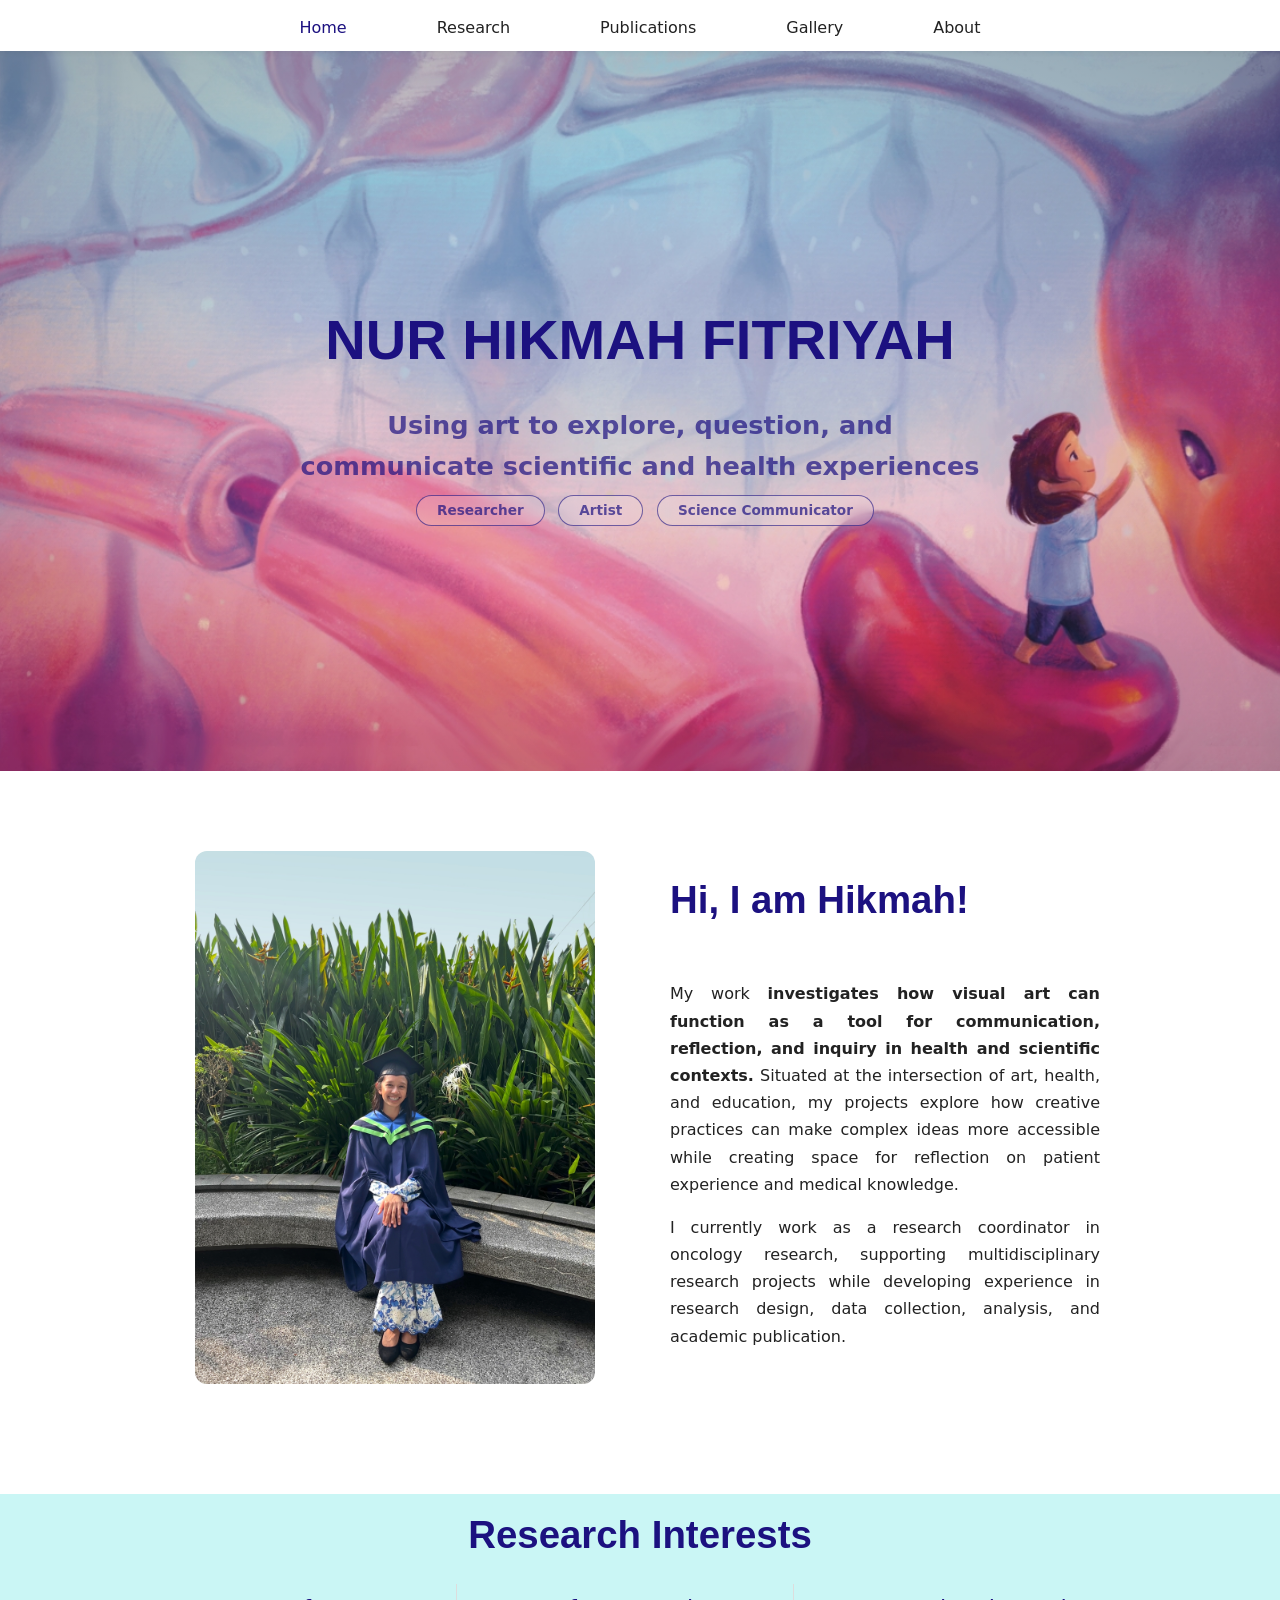
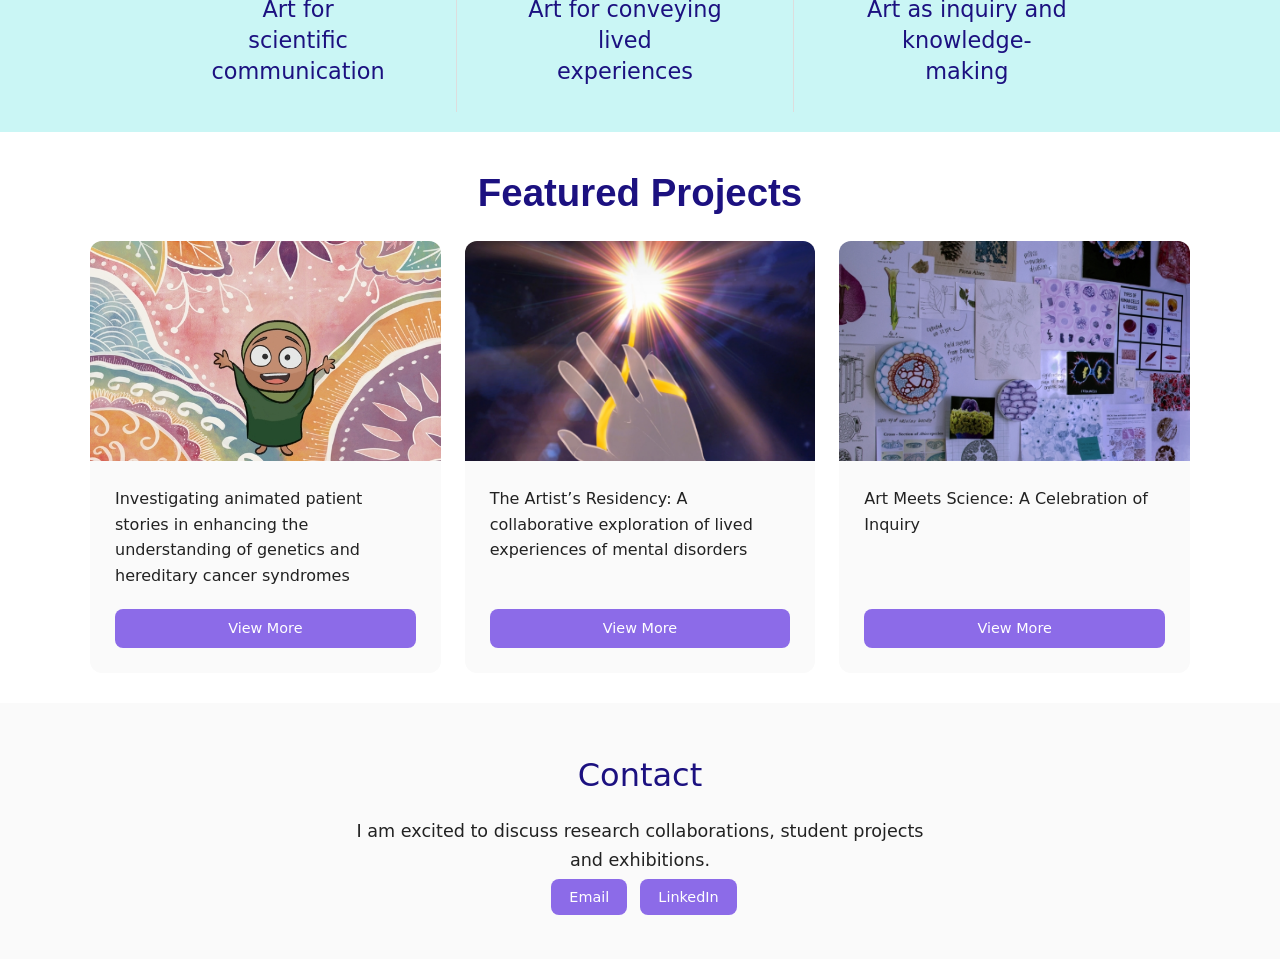
<file: index.html>
<!DOCTYPE html>
<html lang="en">
<head>
    <meta charset="UTF-8">
    <meta name="viewport" content="width=device-width, initial-scale=1.0">
    <title>Hikmah Fitriyah</title>
    <link rel="stylesheet" href="css/style.css">
</head>

<body>
    <nav class="navbar">
        <ul>
            <li><a href="index.html" class="active">Home</a></li>
            <li><a href="research.html">Research</a></li>
            <li><a href="publications.html">Publications</a></li>
            <li><a href="gallery.html">Gallery</a></li>
            <li><a href="about.html">About</a></li>
        </ul>
    </nav>
    <section class="hero">
        <h1 class="hero-name">Nur Hikmah Fitriyah</h1>
        <div class="container">
            <div class="hero-contents">
            <h5 class="subtitles">
                Using art to explore, question, and communicate scientific and health experiences
            </h5>
            <h6 class="tags">
                <span>Researcher</span>
                <span>Artist</span>
                <span>Science Communicator</span>
            </h6>
            </div>
        </div>
    </section>
    
    <section class="introduction">
        <div class="container">
            <img src="Grad profile pic.jpg">
            <div class="introduction-contents">
                <h2>Hi, I am Hikmah!</h2>
            <p>
               My work <strong>investigates how visual art can function as a tool for communication, reflection, and inquiry in health and scientific contexts.</strong> Situated at the intersection of art, health, and education, my projects explore how creative practices can make complex ideas more accessible while creating space for reflection on patient experience and medical knowledge. 
            </p>
            
            <p>
                I currently work as a research coordinator in oncology research, supporting multidisciplinary research projects while developing experience in research design, data collection, analysis, and academic publication.
            </p>
            </div>
        </div>
    </section>

    <section class="research-interests">
        <div class="container">
            <div class="research-interests-contents">
                <h2>Research Interests</h2>
                <ul>
                    <li><h3>Art for scientific communication</h3></li>
                    <li><h3>Art for conveying lived experiences</h3></li>
                    <li><h3>Art as inquiry and knowledge-making</h3></li>
                </ul>
            </div>
        </div>
    </section>

    <section class="featured-projects">
        <div class="container">
                <h2>Featured Projects</h2>
                <div class="projects-grid">
                        <div class="project-item">
                            <div class="project-image">
                                <img src="230321_-_URECA_1.jpg" >
                            </div>
                            <div class="project-content">
                                <p>
                                    Investigating animated patient stories in enhancing the understanding of genetics and hereditary cancer syndromes
                                </p>
                                <div class="spacer"></div>
                                <a href="scientific-communication.html" class="project-btn">View More</a>
                            </div>
                        </div>
                        <div class="project-item">
                            <div class="project-image">
                                <img src="MHE-hand.jpg">
                            </div>
                            <div class="project-content">
                                <p>
                                    The Artist’s Residency: A collaborative exploration of lived experiences of mental disorders    
                                </p>
                                <div class="spacer"></div>
                                <a href="lived-experiences.html" class="project-btn">View More</a>
                            </div>
                        </div>
                        <div class="project-item">
                            <div class="project-image">
                                <img src="coursework closeup.jpg">
                            </div>
                            <div class="project-content">
                                <p>
                                    Art Meets Science: A Celebration of Inquiry
                                </p>
                                <div class="spacer"></div>
                                <a href="inquiry.html" class="project-btn">View More</a>
                            </div>
                        </div>
                </div>    
                </div>
        </div>
    </section>
    
    <section class="contacts-home">
        <div class="container">
            <div class="contacts-home-contents">
                <h3>
                    Contact
                </h3>
                <p>
                    I am excited to discuss research collaborations, student projects and exhibitions.
                </p>
                <a href="mailto:hikmah001@e.ntu.edu.sg" class="contacts-button">Email</a>
                <a href="https://www.linkedin.com/in/hikmah-fitriyah-08b270274/" class="contacts-button">LinkedIn</a>
            </div>
        </div>
    </section>
</body>
</html>
</file>
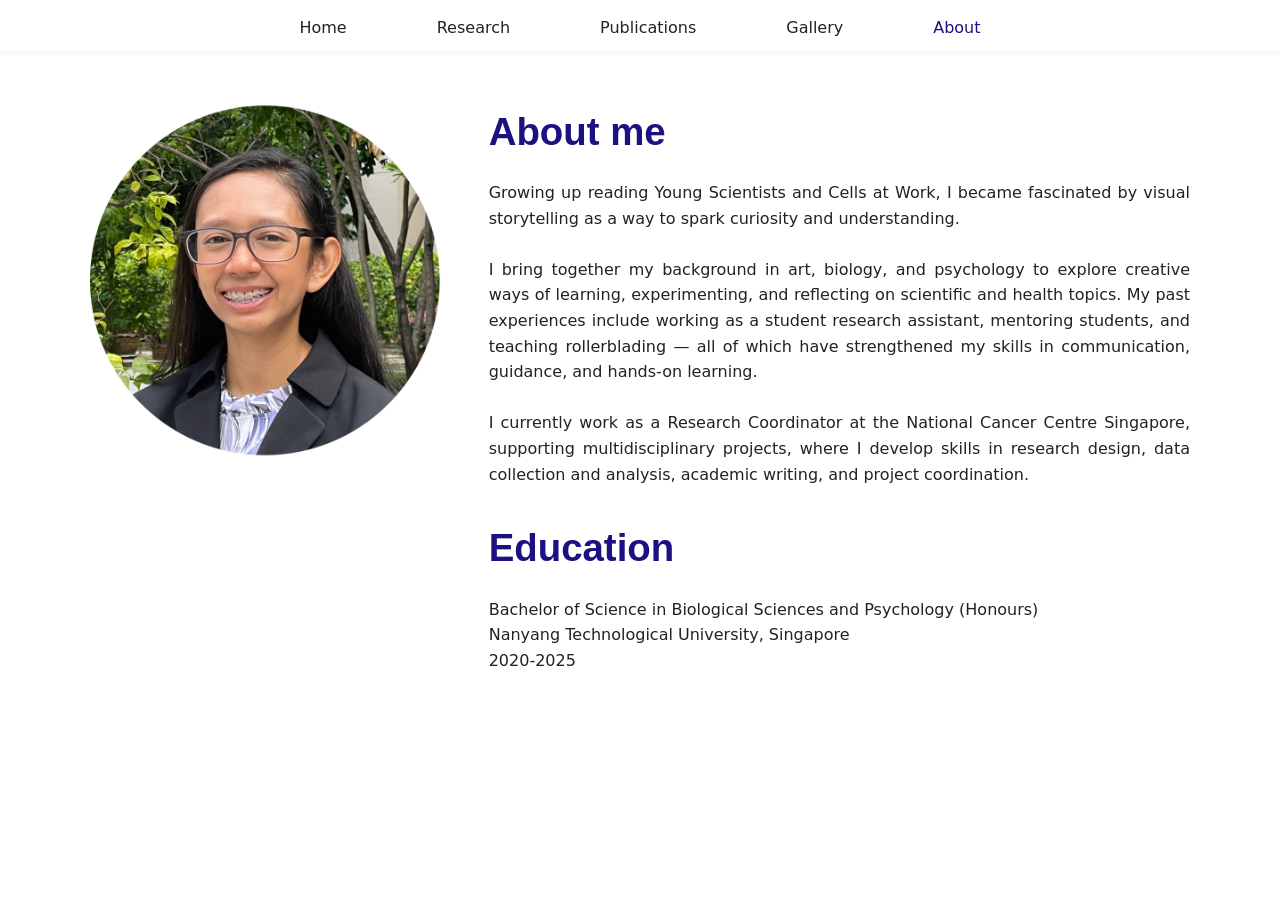
<file: about.html>
<!DOCTYPE html>
<html lang="en">
    <head>
        <meta charset="UTF-8">
        <meta name="viewport" content="width=device-width, initial-scale=1.0">
        <title>About</title>
        <link rel="stylesheet" href="css/style.css">
    </head>

    <body>
        <nav class="navbar">
            <ul>
                <li><a href="index.html">Home</a></li>
                <li><a href="research.html">Research</a></li>
                <li><a href="publications.html">Publications</a></li>
                <li><a href="gallery.html">Gallery</a></li>
                <li><a href="about.html"  class="active">About</a></li>
            </ul>
        </nav>
        <section class="about-section">
            <div class="about-container">
                <div class="about-image">
                    <img src="profile_circle.png">
                </div>
                <div class="about-text">
                    <div class="about-me-text">
                        <h2>About me</h2>
                        <p>
                            Growing up reading Young Scientists and Cells at Work, I became fascinated by visual storytelling as a way to spark curiosity and understanding.
                        </p>
                        <br>
                        <p>
                            I bring together my background in art, biology, and psychology to explore creative ways of learning, experimenting, and reflecting on scientific and health topics. My past experiences include working as a student research assistant, mentoring students, and teaching rollerblading — all of which have strengthened my skills in communication, guidance, and hands-on learning.
                        </p>
                        <br>
                        <p>
                            I currently work as a Research Coordinator at the National Cancer Centre Singapore, supporting multidisciplinary projects, where I develop skills in research design, data collection and analysis, academic writing, and project coordination.
                        </p>
                    </div>
                    <div class="about-me-education">
                        <h2>Education</h2>
                        <p>
                            Bachelor of Science in Biological Sciences and Psychology (Honours)
                        </p>
                        <p>
                            Nanyang Technological University, Singapore
                        </p>
                        <p>
                            2020-2025
                        </p>
                    </div>
                </div>
            </div>
        </section>
    </body>
</html>
</file>
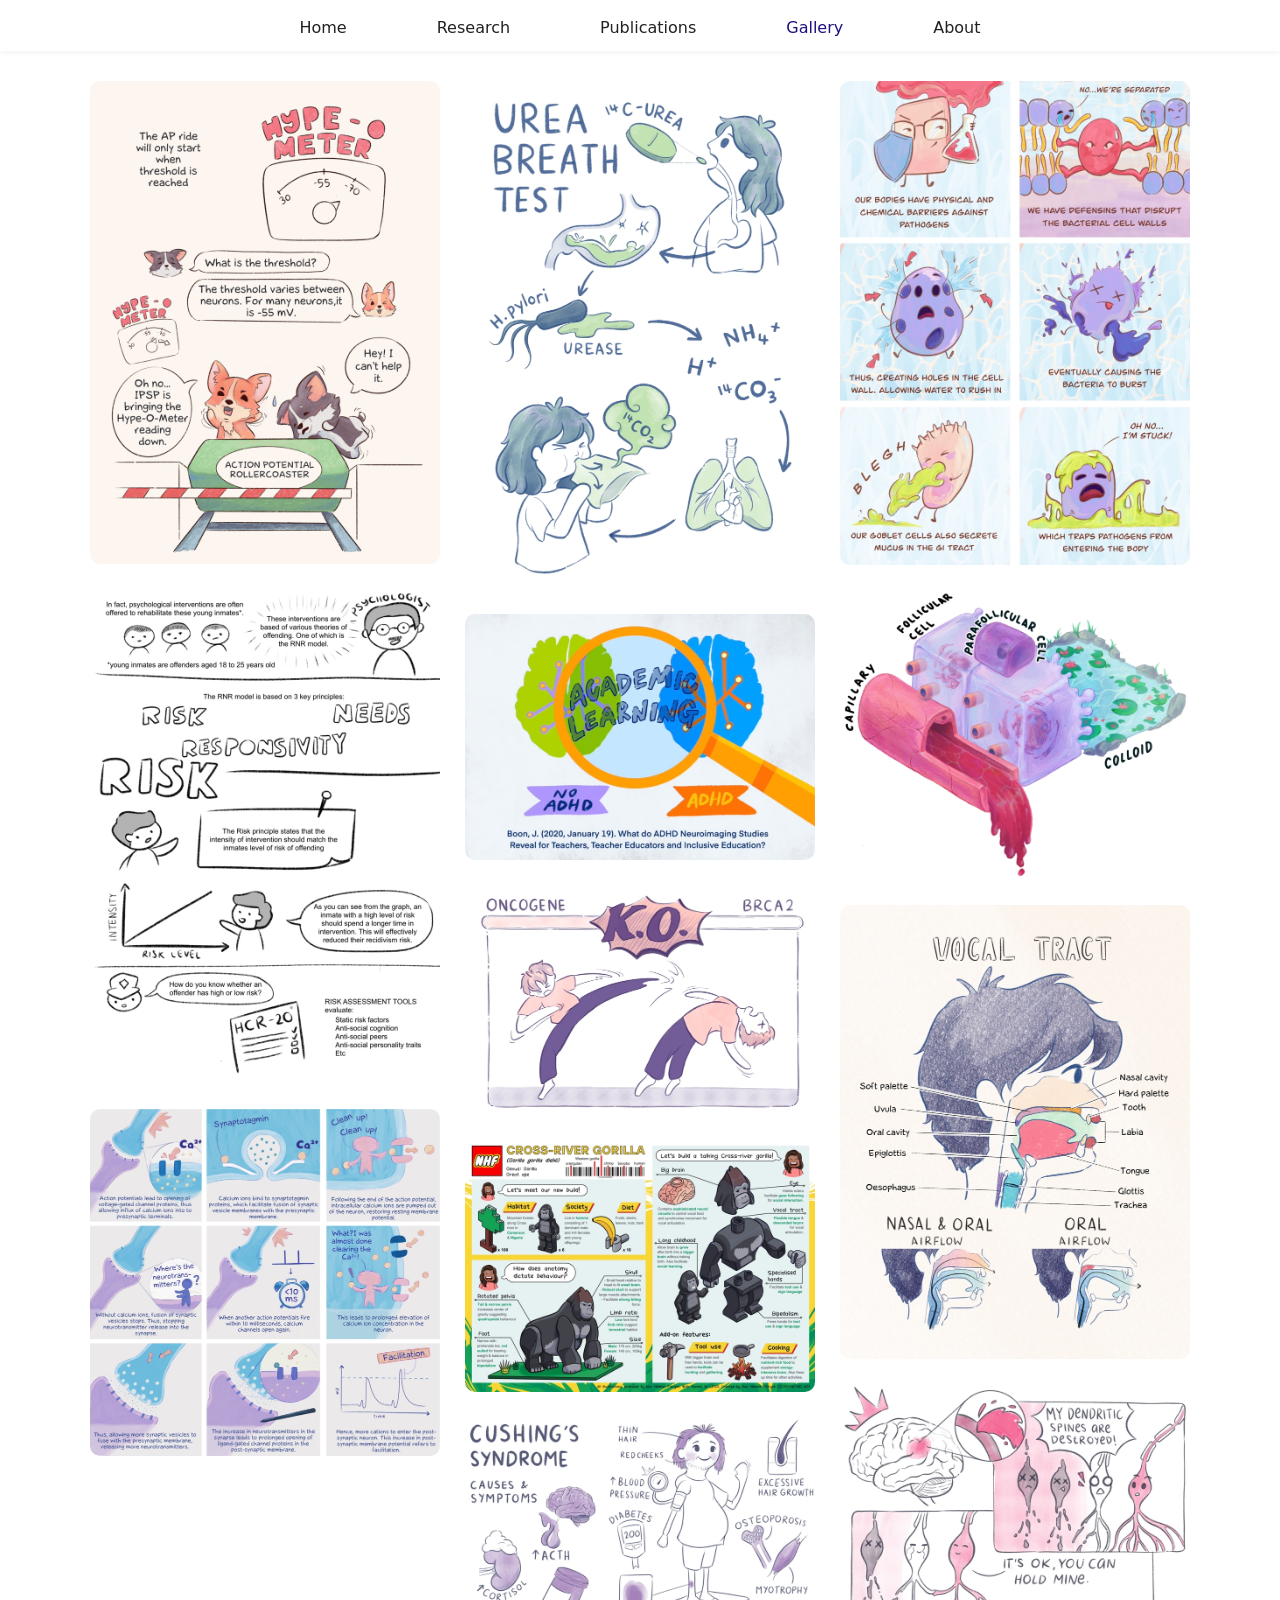
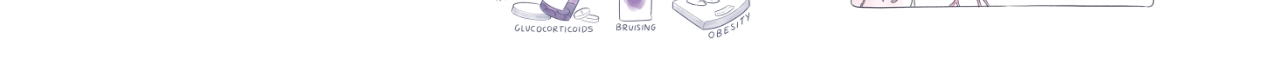
<file: gallery.html>
<html lang="en">
<head>
    <meta charset="UTF-8">
    <meta name="viewport" content="width=device-width, initial-scale=1.0">
    <title>Publications</title>
    <link rel="stylesheet" href="css/style-gallery.css">
</head>

<body>
    <nav>
        <ul>
            <li><a href="index.html">Home</a></li>
            <li><a href="research.html">Research</a></li>
            <li><a href="publications.html">Publications</a></li>
            <li><a href="gallery.html" class="active">Gallery</a></li>
            <li><a href="about.html">About</a></li>
        </ul>
    </nav>

    <section class="gallery">
        <div class="container">
            <div class="gallery-grid">
                <img src="220729_-_Corgi_Comics_-_Page_2.jpg">
                <img src="230310_-_HP4015_-_Page_2.jpg">
                <img src="230730-Neuro_Facilitation_Comic-Final.jpg">

                <img src="231013-Bioinktober_UBT-final.jpg">
                <img src="Screenshot 2024-11-19 at 4.55.10 PM.jpg">
                <img src="231018-Bioinktober_Oncogene-final.jpg">
                <img src="CROSS-RIVER_GORILLA_-_1_copy.jpg">
                <img src="231011-Bioinktober_Hypothyroidism-final.jpg">

                <img src="230730-Mucus_Comic_Final.jpg">
                <img src="230715-3D_Thyroid_Histology-Final.jpg">
                <img src="230831_-_Ape's_Vocal_Tract_-_Final_Book.jpg">
                <img src="231007-Bioinktober_Neuroplasticity-final.jpg">
                

            </div>
        </div>
    </section>
</body>
</file>
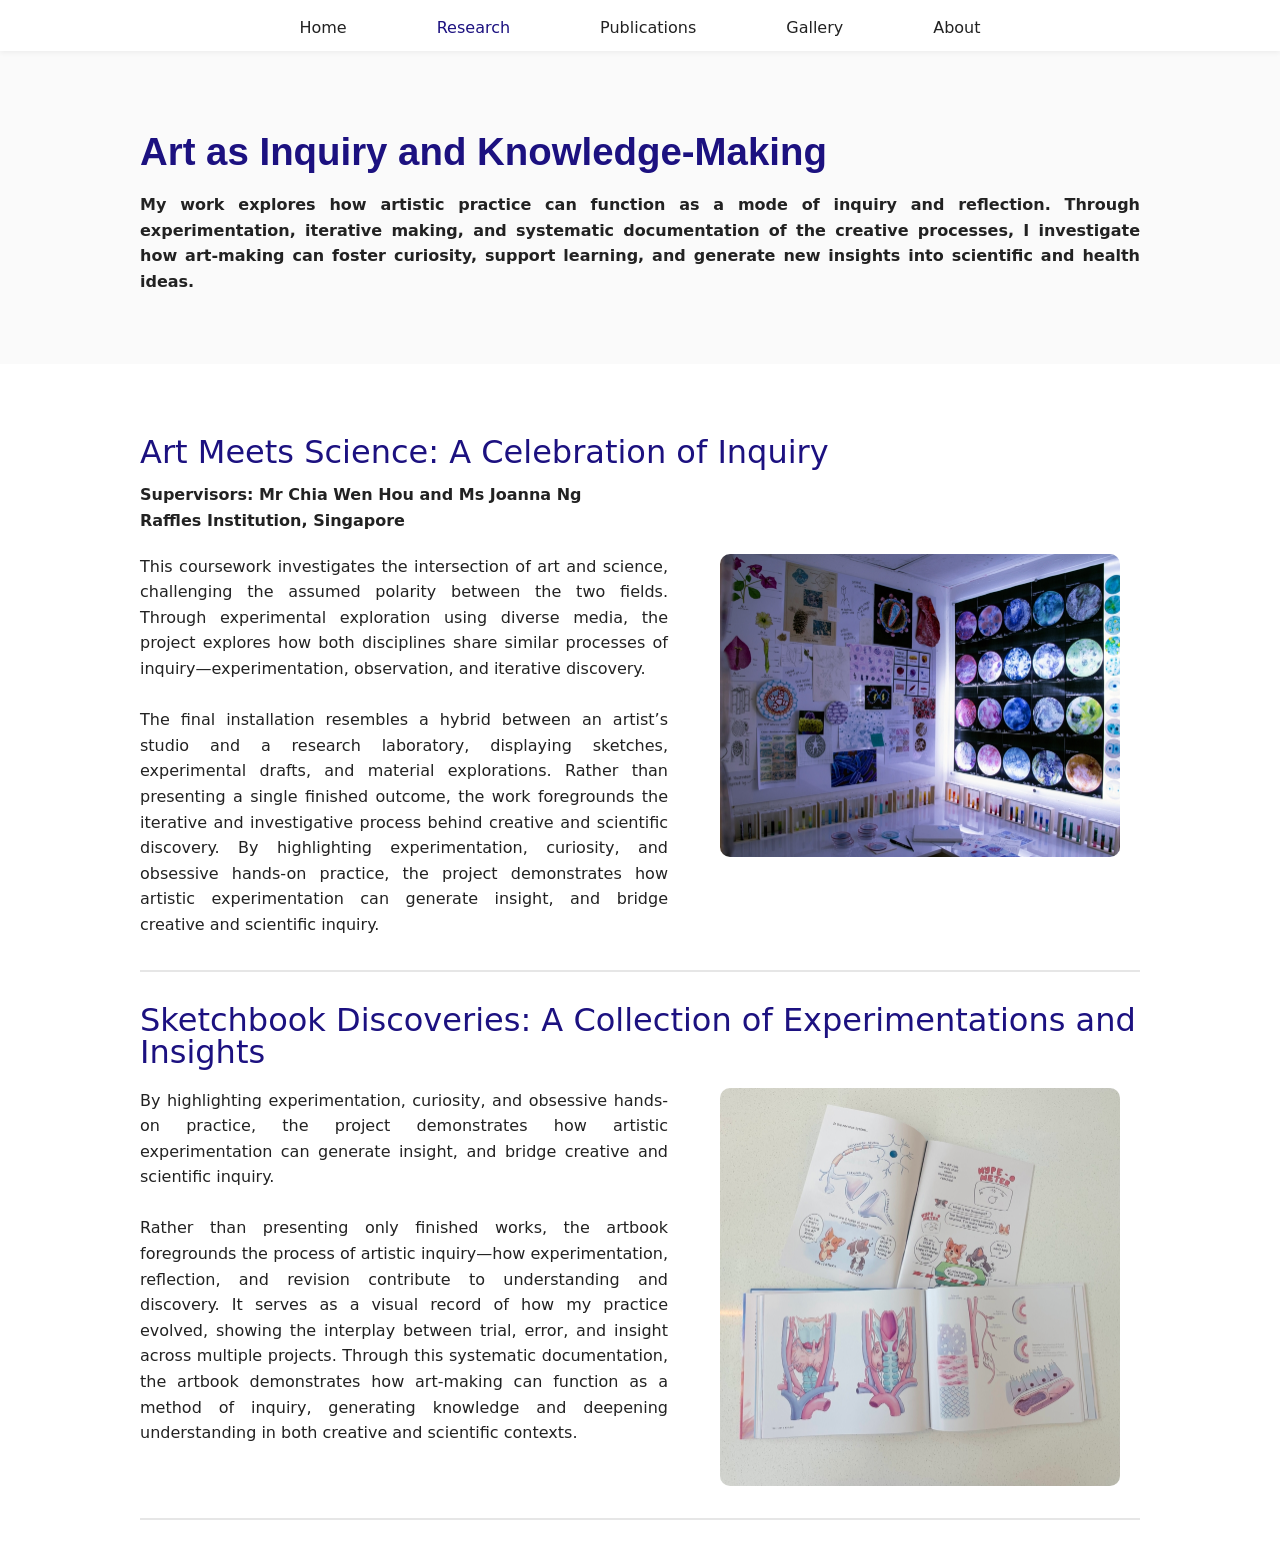
<file: inquiry.html>
<!DOCTYPE html>
<html lang="en">
<head>
<meta charset="UTF-8">
<meta name="viewport" content="width=device-width, initial-scale=1.0">
<title>Theme: Inquiry</title>
<link rel="stylesheet" href="css/style-project.css">
</head>

<body>
        <nav class="navbar">
        <ul>
            <li><a href="index.html">Home</a></li>
            <li><a href="research.html" class="active">Research</a></li>
            <li><a href="publications.html">Publications</a></li>
            <li><a href="gallery.html">Gallery</a></li>
            <li><a href="about.html">About</a></li>
        </ul>
    </nav>
    <section class="theme-intro">
        <div class="container">
            <h1>Art as Inquiry and Knowledge-Making</h1>
            <h4>
                My work explores how artistic practice can function as a mode of inquiry and reflection. Through experimentation, iterative making, and systematic documentation of the creative processes, I investigate how art-making can foster curiosity, support learning, and generate new insights into scientific and health ideas.
            </h4>
        </div>
    </section>

    <section class="projects">
        <div class="container">
            <div class="project-section">
                <div class="project-title">
                    <h2>
                        Art Meets Science: A Celebration of Inquiry
                    </h2>
                    <h4>
                        Supervisors: Mr Chia Wen Hou and Ms Joanna Ng
                    </h4>
                    <h4>
                        Raffles Institution, Singapore
                    </h4>
                </div>
                <div class="project-body">
                    <div class="project-text">
                        <p>
                            This coursework investigates the intersection of art and science, challenging the assumed polarity between the two fields. Through experimental exploration using diverse media, the project explores how both disciplines share similar processes of inquiry—experimentation, observation, and iterative discovery.
                        </p>
                        <br>
                        <p>
                            The final installation resembles a hybrid between an artist’s studio and a research laboratory, displaying sketches, experimental drafts, and material explorations. Rather than presenting a single finished outcome, the work foregrounds the iterative and investigative process behind creative and scientific discovery.
                            By highlighting experimentation, curiosity, and obsessive hands-on practice, the project demonstrates how artistic experimentation can generate insight, and bridge creative and scientific inquiry.
                        </p>
                    </div>
                    <div class="project-image">
                        <img src="A-level-coursework.jpg">
                    </div>
                </div>
            </div>
            <div class="project-section">
                <div class="project-title">
                    <h2>Sketchbook Discoveries: A Collection of Experimentations and Insights</h2>
                </div>
                <div class="project-body">
                    <div class="project-text">
                        <p>
                            By highlighting experimentation, curiosity, and obsessive hands-on practice, the project demonstrates how artistic experimentation can generate insight, and bridge creative and scientific inquiry.
                        </p>
                        <br>
                        <p>
                            Rather than presenting only finished works, the artbook foregrounds the process of artistic inquiry—how experimentation, reflection, and revision contribute to understanding and discovery. It serves as a visual record of how my practice evolved, showing the interplay between trial, error, and insight across multiple projects.
                            Through this systematic documentation, the artbook demonstrates how art-making can function as a method of inquiry, generating knowledge and deepening understanding in both creative and scientific contexts.
                        </p>
                    </div>
                    <div class="project-image">
                        <img src="sketchbook-discoveries.jpeg">
                    </div>
                </div>
            </div>
        </div>
    </section>
</body>
</file>
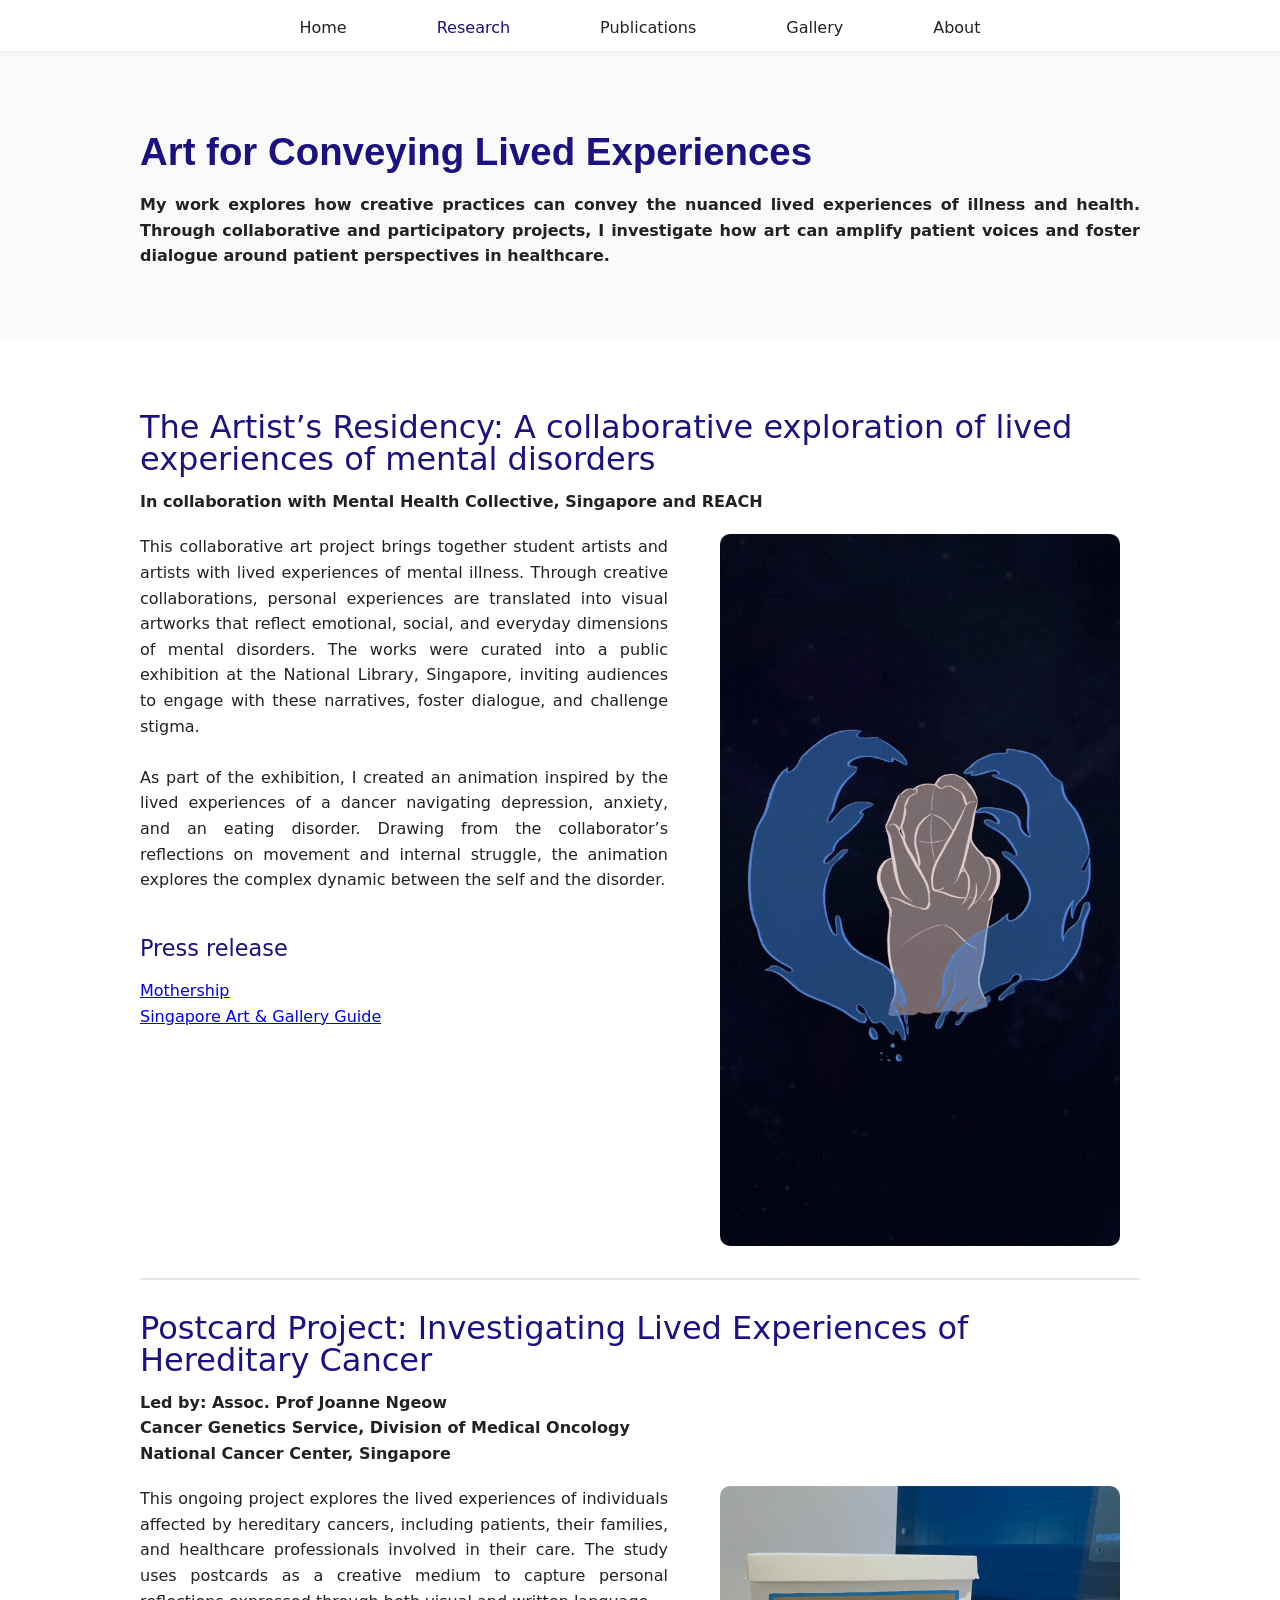
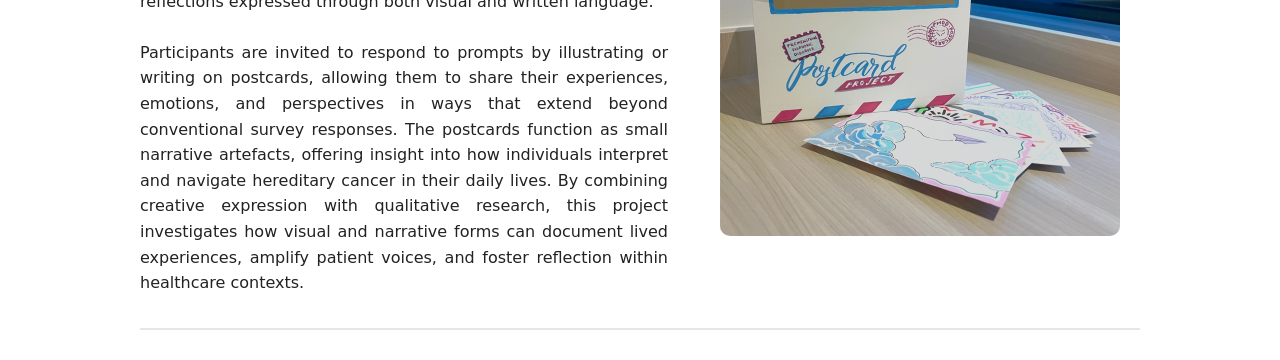
<file: lived-experiences.html>
<!DOCTYPE html>
<html lang="en">
<head>
<meta charset="UTF-8">
<meta name="viewport" content="width=device-width, initial-scale=1.0">
<title>Theme: Lived Experiences</title>
<link rel="stylesheet" href="css/style-project.css">
</head>

<body>
        <nav class="navbar">
        <ul>
            <li><a href="index.html">Home</a></li>
            <li><a href="research.html" class="active">Research</a></li>
            <li><a href="publications.html">Publications</a></li>
            <li><a href="gallery.html">Gallery</a></li>
            <li><a href="about.html">About</a></li>
        </ul>
    </nav>
    <section class="theme-intro">
        <div class="container">
            <h1>Art for Conveying Lived Experiences</h1>
            <h4>
                My work explores how creative practices can convey the nuanced lived experiences of illness and health. Through collaborative and participatory projects, I investigate how art can amplify patient voices and foster dialogue around patient perspectives in healthcare. 
            </h4>
        </div>
    </section>

    <section class="projects">
        <div class="container">

            <div class="project-section">
                <div class="project-title">
                    <h2>
                        The Artist’s Residency: A collaborative exploration of lived experiences of mental disorders
                    </h2>
                    <h4>
                        In collaboration with Mental Health Collective, Singapore and REACH
                    </h4>
                </div>
                <div class="project-body">
                    <div class="project-text">
                        <div class="project-text-overview">
                            <p>
                                This collaborative art project brings together student artists and artists with lived experiences of mental illness. Through creative collaborations, personal experiences are translated into visual artworks that reflect emotional, social, and everyday dimensions of mental disorders. The works were curated into a public exhibition at the National Library, Singapore, inviting audiences to engage with these narratives, foster dialogue, and challenge stigma.
                            </p>
                            <br>
                            <p>
                            As part of the exhibition, I created an animation inspired by the lived experiences of a dancer navigating depression, anxiety, and an eating disorder. Drawing from the collaborator’s reflections on movement and internal struggle, the animation explores the complex dynamic between the self and the disorder.
                            </p>
                        </div>
                            <div class="project-text-others">
                            <h3>Press release</h3>
                            <p>
                                <a href="https://mothership.sg/2021/12/mental-health-artists-in-residency/">Mothership</a>
                                <br>
                                <a href="https://sagg.info/event/the-artists-residency-an-investigation-into-mental-health-and-hope/">Singapore Art & Gallery Guide</a>
                            </p>
                        </div>
                    </div>
                    <div class="project-image">
                        <img src="MHE.gif">
                    </div>
                </div>
            </div>
            <div class="project-section">
                <div class="project-title">
                    <h2>Postcard Project: Investigating Lived Experiences of Hereditary Cancer</h2>
                    <h4>
                        Led by: Assoc. Prof Joanne Ngeow
                    </h4>
                    <h4>
                        Cancer Genetics Service, Division of Medical Oncology
                    </h4>
                    <h4>
                        National Cancer Center, Singapore
                    </h4>
                </div>
                <div class="project-body">
                    <div class="project-text">
                        <p>
                            This ongoing project explores the lived experiences of individuals affected by hereditary cancers, including patients, their families, and healthcare professionals involved in their care. The study uses postcards as a creative medium to capture personal reflections expressed through both visual and written language.
                        </p>
                        <br>
                        <p>
                            Participants are invited to respond to prompts by illustrating or writing on postcards, allowing them to share their experiences, emotions, and perspectives in ways that extend beyond conventional survey responses. The postcards function as small narrative artefacts, offering insight into how individuals interpret and navigate hereditary cancer in their daily lives.
                            By combining creative expression with qualitative research, this project investigates how visual and narrative forms can document lived experiences, amplify patient voices, and foster reflection within healthcare contexts.
                        </p>
                    </div>
                    <div class="project-image">
                        <img src="postcard.jpg">
                    </div>
                </div>
            </div>
        </div>
    </section>
</body>
</file>
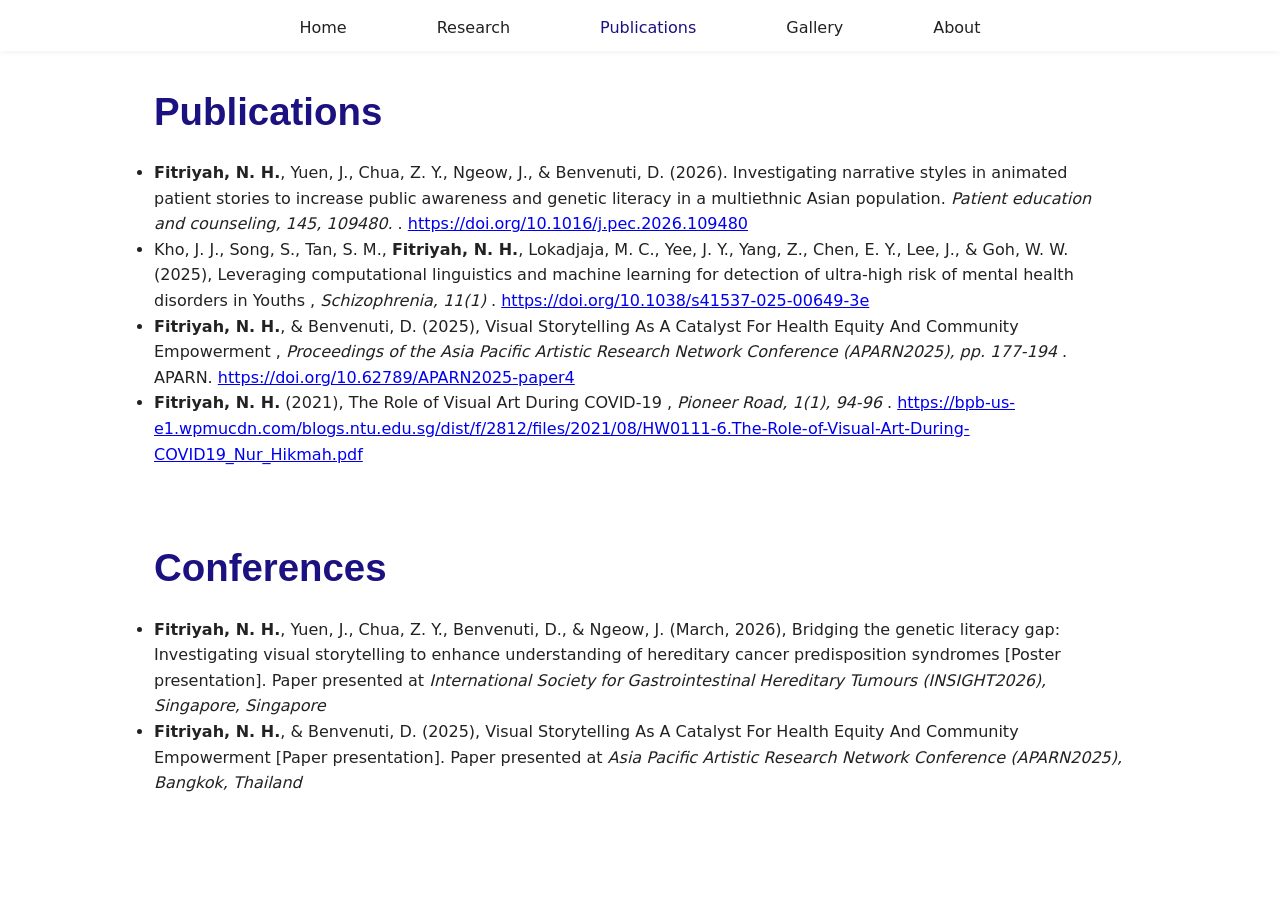
<file: publications.html>
<html lang="en">
<head>
    <meta charset="UTF-8">
    <meta name="viewport" content="width=device-width, initial-scale=1.0">
    <title>Publications</title>
    <link rel="stylesheet" href="css/style.css">
</head>

<body>
    <nav>
        <ul>
            <li><a href="index.html">Home</a></li>
            <li><a href="research.html">Research</a></li>
            <li><a href="publications.html" class="active">Publications</a></li>
            <li><a href="gallery.html">Gallery</a></li>
            <li><a href="about.html">About</a></li>
        </ul>
    </nav>
    <section class="journal-publications">
        <div class="container">
            <h2>Publications</h2>
            <ul class="publication-list">
                <li>
                    <span class="authors">
                        <strong>Fitriyah, N. H.</strong>, Yuen, J., Chua, Z. Y., Ngeow, J., & Benvenuti, D. (2026).
                    </span>
                    <span class="title">
                        Investigating narrative styles in animated patient stories to increase public awareness and genetic literacy in a multiethnic Asian population.
                    </span>
                    <em class="journal">
                        Patient education and counseling, 145, 109480.
                    </em>.
                    <a href="https://doi.org/10.1016/j.pec.2026.109480">https://doi.org/10.1016/j.pec.2026.109480</a>
                </li>

                <li>
                    <span class="authors">
                        Kho, J. J., Song, S., Tan, S. M., <strong>Fitriyah, N. H.</strong>, Lokadjaja, M. C., Yee, J. Y., Yang, Z., Chen, E. Y., Lee, J., & Goh, W. W.
                    </span> (2025), 
                    <span class="title">
                        Leveraging computational linguistics and machine learning for detection of ultra-high risk of mental health disorders in Youths
                    </span>, 
                    <em class="journal">
                        Schizophrenia, 11(1)
                    </em>. 
                    <a href="https://doi.org/10.1038/s41537-025-00649-3">https://doi.org/10.1038/s41537-025-00649-3e</a>
                </li>

                <li>
                    <span class="authors">
                        <strong>Fitriyah, N. H.</strong>, & Benvenuti, D.
                    </span> (2025), 
                    <span class="title">
                        Visual Storytelling As A Catalyst For Health Equity And Community Empowerment
                    </span>, 
                    <em class="journal">
                        Proceedings of the Asia Pacific Artistic Research Network Conference (APARN2025), pp. 177-194
                    </em>. APARN. 
                    <a href="https://doi.org/10.62789/APARN2025-paper4">https://doi.org/10.62789/APARN2025-paper4</a>
                </li>

                <li>
                    <span class="authors">
                        <strong>Fitriyah, N. H.</strong>
                    </span> (2021), 
                    <span class="title">
                        The Role of Visual Art During COVID-19
                    </span>, 
                    <em class="journal">
                        Pioneer Road, 1(1), 94-96
                    </em>. 
                    <a href="https://bpb-us-e1.wpmucdn.com/blogs.ntu.edu.sg/dist/f/2812/files/2021/08/HW0111-6.The-Role-of-Visual-Art-During-COVID19_Nur_Hikmah.pdf">https://bpb-us-e1.wpmucdn.com/blogs.ntu.edu.sg/dist/f/2812/files/2021/08/HW0111-6.The-Role-of-Visual-Art-During-COVID19_Nur_Hikmah.pdf</a>
                </li>
            </ul>
        </div>
    </section>
    <section class="conferences">
        <div class="container">
            <h2>Conferences</h2>
            <ul class="conference-list">
                <li>
                <span class="authors">
                    <strong>Fitriyah, N. H.</strong>, Yuen, J., Chua, Z. Y., Benvenuti, D., & Ngeow, J.
                </span> (March, 2026), 
                <span class="title">
                    Bridging the genetic literacy gap: Investigating visual storytelling to enhance understanding of hereditary cancer predisposition syndromes
                </span> 
                [Poster presentation]. Paper presented at 
                <em class="journal">
                    International Society for Gastrointestinal Hereditary Tumours (INSIGHT2026), Singapore, Singapore
                </em>
            </li>

            <li>
                <span class="authors">
                    <strong>Fitriyah, N. H.</strong>, & Benvenuti, D.
                </span> (2025), 
                <span class="title">
                    Visual Storytelling As A Catalyst For Health Equity And Community Empowerment
                </span> 
                [Paper presentation]. Paper presented at 
                <em class="journal">
                    Asia Pacific Artistic Research Network Conference (APARN2025), Bangkok, Thailand
                </em>
            </li>
            </ul>
        </div>
    </section>
</body>
</file>
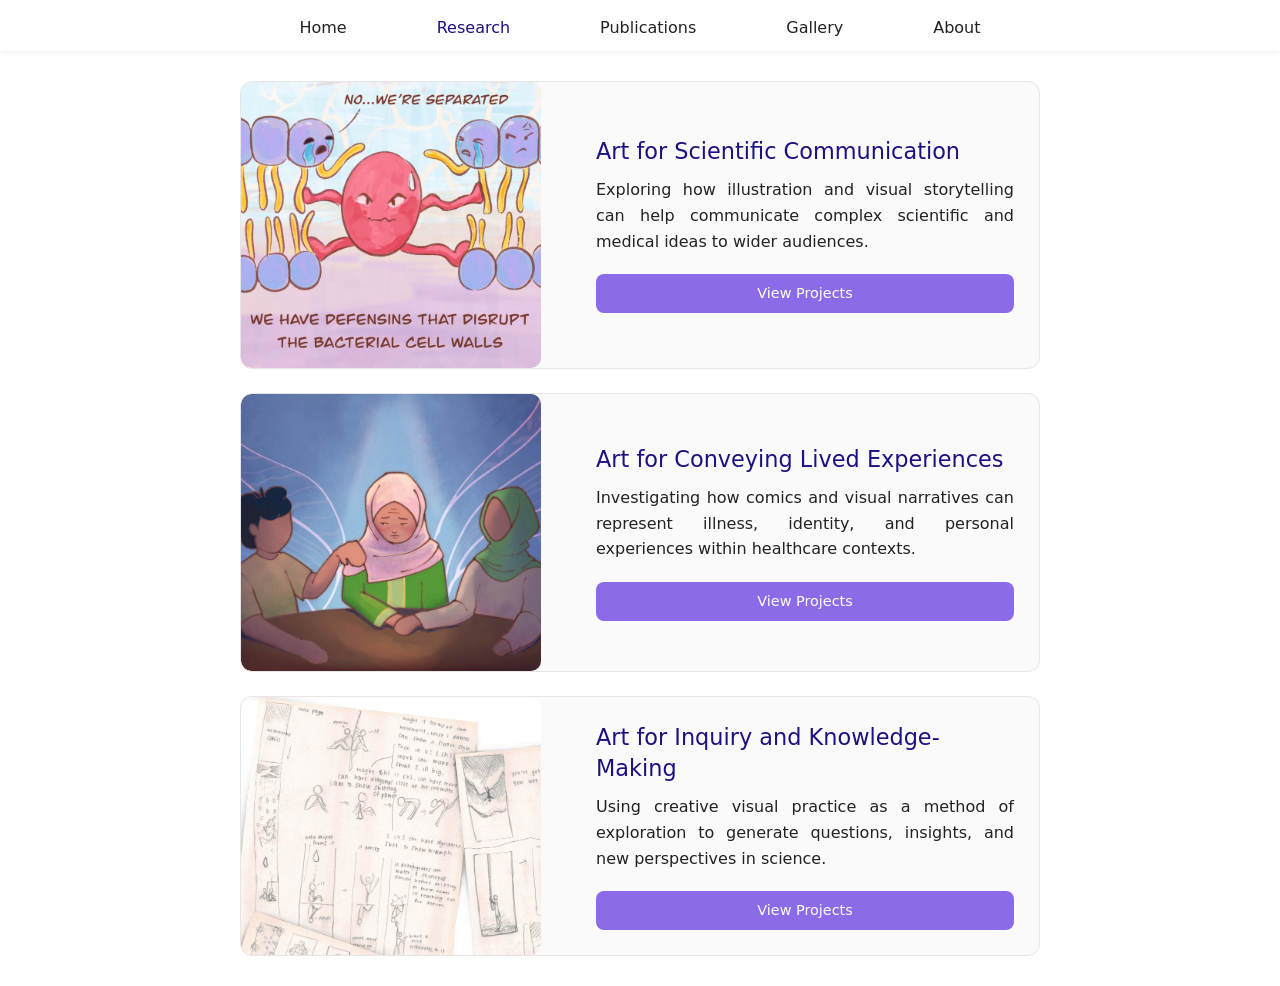
<file: research.html>
<!DOCTYPE html>
<html lang="en">
<head>
    <meta charset="UTF-8">
    <meta name="viewport" content="width=device-width, initial-scale=1.0">
    <title>Research</title>
    <link rel="stylesheet" href="css/style.css">
</head>

<body>
    <nav>
        <ul>
            <li><a href="index.html">Home</a></li>
            <li><a href="research.html" class="active">Research</a></li>
            <li><a href="publications.html">Publications</a></li>
            <li><a href="gallery.html">Gallery</a></li>
            <li><a href="about.html">About</a></li>
        </ul>
    </nav>

<section class="research">
  <div class="research-container">
    <div class="research-card">
      <div class="research-image">
        <img src="scientific-comm mucus.jpg">
      </div>
      <div class="research-content">
        <h3>Art for Scientific Communication</h3>
        <p>
          Exploring how illustration and visual storytelling can help
          communicate complex scientific and medical ideas to wider audiences.
        </p>
        <div class="spacer"></div>
        <a href="scientific-communication.html" class="project-btn">View Projects</a>
      </div>
    </div>

    <div class="research-card">
      <div class="research-image">
        <img src="240328_-_Graphic_Med_Pg_7_Colour_-_Final.jpg" alt="">
      </div>
      <div class="research-content">
        <h3>Art for Conveying Lived Experiences</h3>
        <p>
          Investigating how comics and visual narratives can represent illness,
          identity, and personal experiences within healthcare contexts.
        </p>
        <div class="spacer"></div>
        <a href="lived-experiences.html" class="project-btn">View Projects</a>
      </div>
    </div>

    <div class="research-card">
      <div class="research-image">
        <img src="sketchbook.jpg" alt="">
      </div>
      <div class="research-content">
        <h3>Art for Inquiry and Knowledge-Making</h3>
        <p>
          Using creative visual practice as a method of exploration to generate
          questions, insights, and new perspectives in science.
        </p>
        <div class="spacer"></div>
        <a href="inquiry.html" class="project-btn">View Projects</a>
      </div>
    </div>
  </div>
</section>

</body>
</html>
</file>
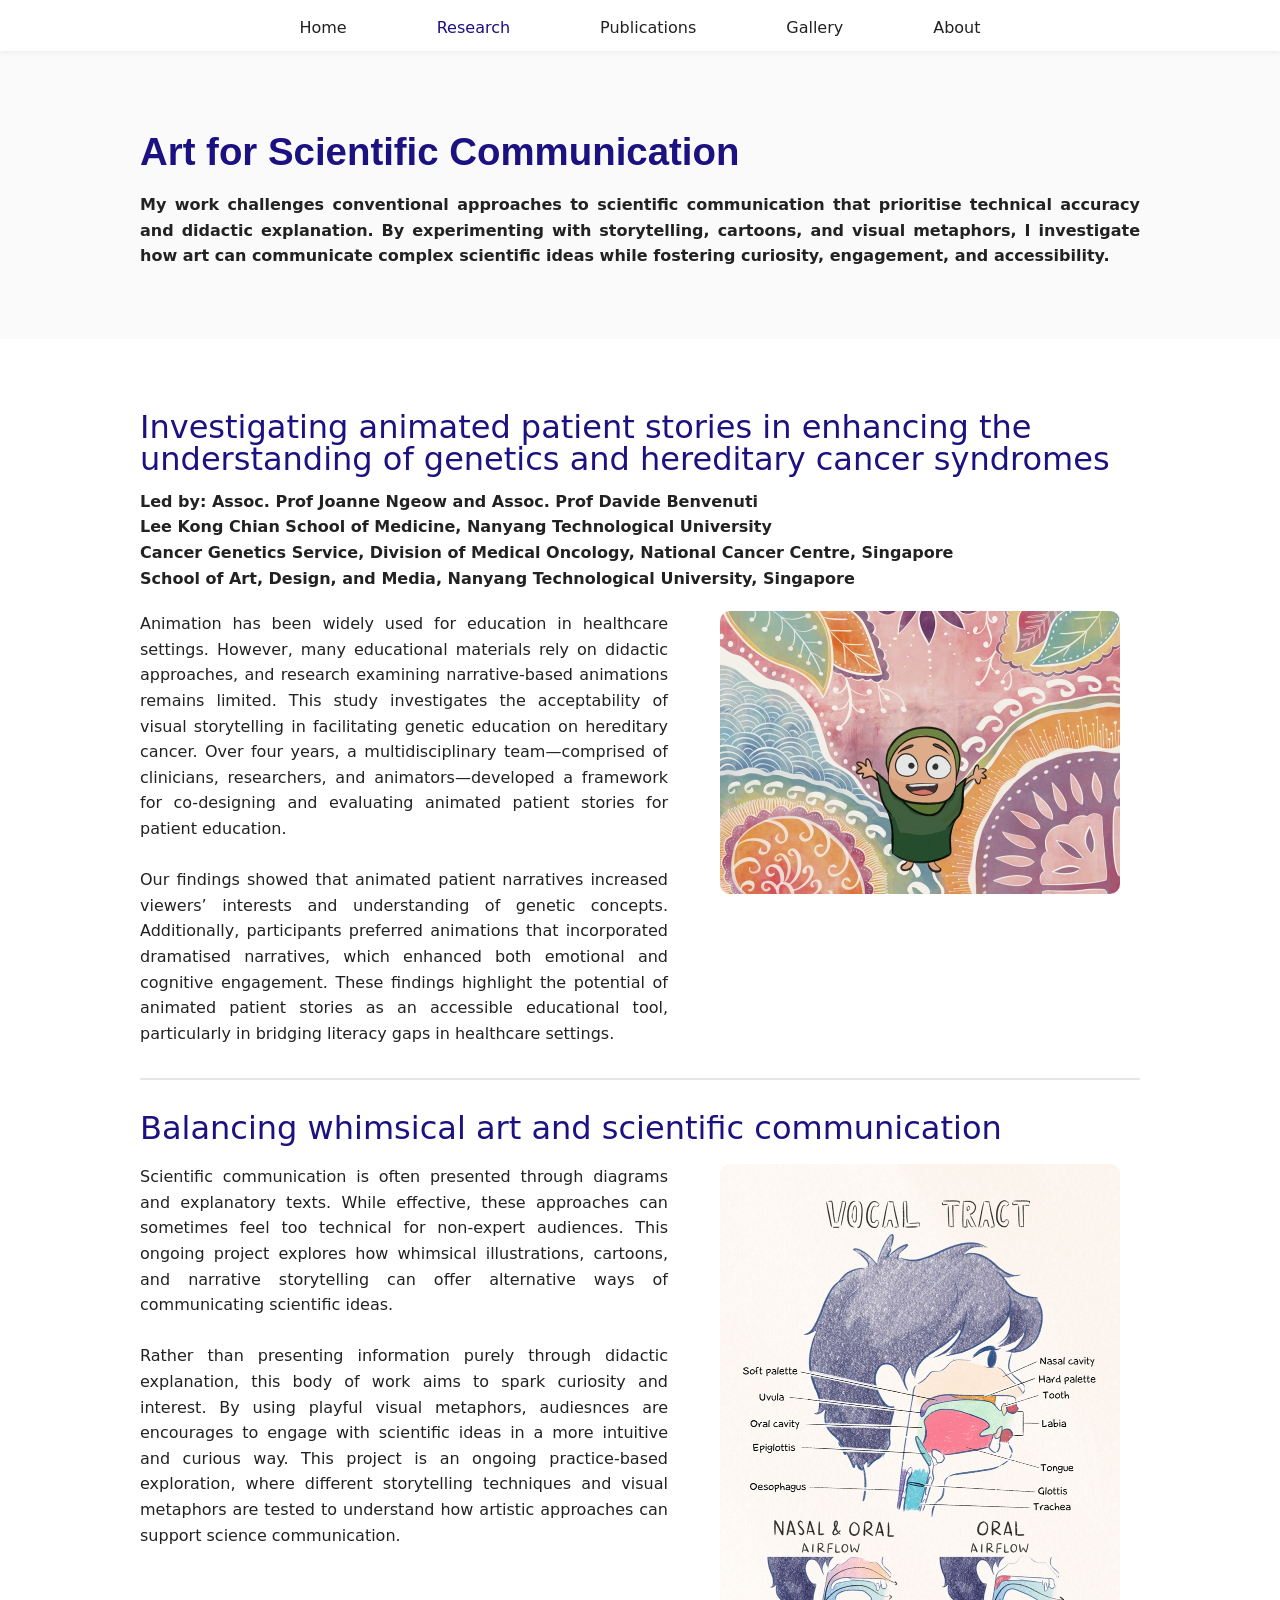
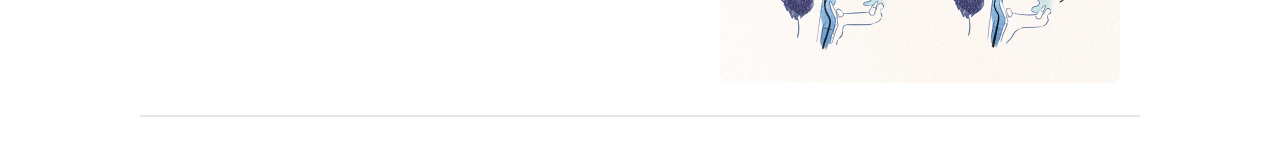
<file: scientific-communication.html>
<!DOCTYPE html>
<html lang="en">
<head>
<meta charset="UTF-8">
<meta name="viewport" content="width=device-width, initial-scale=1.0">
<title>Theme: Scientific Communication</title>
<link rel="stylesheet" href="css/style-project.css">
</head>

<body>
        <nav class="navbar">
        <ul>
            <li><a href="index.html">Home</a></li>
            <li><a href="research.html" class="active">Research</a></li>
            <li><a href="publications.html">Publications</a></li>
            <li><a href="gallery.html">Gallery</a></li>
            <li><a href="about.html">About</a></li>
        </ul>
    </nav>
    <section class="theme-intro">
        <div class="container">
            <h1>Art for Scientific Communication</h1>
            <h4>
                My work challenges conventional approaches to scientific communication that prioritise technical accuracy and didactic explanation. By experimenting with storytelling, cartoons, and visual metaphors, I investigate how art can communicate complex scientific ideas while fostering curiosity, engagement, and accessibility.
            </h4>
        </div>
    </section>

    <section class="projects">
        <div class="container">

            <div class="project-section">
                <div class="project-title">
                    <h2>
                        Investigating animated patient stories in enhancing the understanding of genetics and hereditary cancer syndromes
                    </h2>
                    <h4>
                        Led by: Assoc. Prof Joanne Ngeow and Assoc. Prof Davide Benvenuti
                    </h4>
                    <h4>Lee Kong Chian School of Medicine, Nanyang Technological University</h4>
                    <h4>
                        Cancer Genetics Service, Division of Medical Oncology, National Cancer Centre, Singapore
                    </h4>
                    <h4>
                        School of Art, Design, and Media, Nanyang Technological University, Singapore
                    </h4>  
                </div>
                <div class="project-body">
                    <div class="project-text">
                        <p>
                            Animation has been widely used for education in healthcare settings. However, many educational materials rely on didactic approaches, and research examining narrative-based animations remains limited.
                            This study investigates the acceptability of visual storytelling in facilitating genetic education on hereditary cancer. Over four years, a multidisciplinary team—comprised of clinicians, researchers, and animators—developed a framework for co-designing and evaluating animated patient stories for patient education.
                        </p>
                        <br>
                        <p>
                        Our findings showed that animated patient narratives increased viewers’ interests and understanding of genetic concepts. Additionally, participants preferred animations that incorporated dramatised narratives, which enhanced both emotional and cognitive engagement.
                        These findings highlight the potential of animated patient stories as an accessible educational tool, particularly in bridging literacy gaps in healthcare settings. 
                        </p>
                    </div>
                    <div class="project-image">
                        <img src="URECA-short.jpg">
                    </div>
                </div>
            </div>
            <div class="project-section">
                <div class="project-title">
                    <h2>Balancing whimsical art and scientific communication</h2>
                </div>
                <div class="project-body">
                    <div class="project-text">
                        <p>
                            Scientific communication is often presented through diagrams and explanatory texts. While effective, these approaches can sometimes feel too technical for non-expert audiences. This ongoing project explores how whimsical illustrations, cartoons, and narrative storytelling can offer alternative ways of communicating scientific ideas.
                        </p>
                        <br>
                        <p>
                            Rather than presenting information purely through didactic explanation, this body of work aims to spark curiosity and interest. By using playful visual metaphors, audiesnces are encourages to engage with scientific ideas in a more intuitive and curious way.
                            This project is an ongoing practice-based exploration, where different storytelling techniques and visual metaphors are tested to understand how artistic approaches can support science communication.
                        </p>
                    </div>
                    <div class="project-image">
                        <img src="230831_-_Ape's_Vocal_Tract_-_Final_Book.jpg">
                    </div>
                </div>
            </div>
        </div>
    </section>
</body>
</file>
<file: css/style.css>
/* --- 1. Global Reset --- */
* {
    margin: 0;
    padding: 0;
    box-sizing: border-box;
}
/* --- 2.Navigation Style ---*/
/* Sticky navbar */
nav {
    position: sticky;
    top: 0;
    background-color: #fff; /* or semi-transparent if you like */
    z-index: 1000;
    padding: 0px 0;
    box-shadow: 0 2px 5px rgba(0,0,0,0.05); /* subtle shadow */
}

/* Horizontal menu */
nav ul {
    display: flex;
    justify-content: center;
    list-style: none;
    gap: 30px;
    position: relative;
    margin: 0;
    padding: 0;
}

/* Make the <a> take up the full li area */
nav li a {
    display: block;             /* makes it fill the li */
    padding: 15px 30px 10px 30px;         /* top:10px, right:20px, bottom:5px, left:20px */
    text-decoration: none;
    color: #222;
    font-weight: 500;
    position: relative;         /* for underline pseudo-element */
    transition: background-color 0.3s, color 0.3s;
}

/* Hover effect for the full section */
nav li a:hover {/* change the background of the section */
    color: #F45AA5;             /* optional: also change text color */
}

/* Active link underline (shadow gradient) */
nav li a.active{
    color:rgb(28, 17, 128)
}

/* --- 3. Body Styles --- */
body {
    font-family:system-ui, -apple-system, BlinkMacSystemFont, 'Segoe UI', Roboto, Oxygen, Ubuntu, Cantarell, 'Open Sans', 'Helvetica Neue', sans-serif,'Tahoma', sans-serif;
    line-height: 1.6;
    color: #222;
    background-color: #ffff;
}

h1 {
    font-size: clamp(2.5rem, 5vw, 3.5rem);
    font-weight: 600;
    margin-bottom: 20px;
    font-family:'Lucida Sans Regular', 'Lucida Sans', 'Lucida Grande', 'Lucida Sans Unicode', Geneva, Verdana, sans-serif;
    text-transform: uppercase;
    color:rgb(28, 17, 128);
}

h2 {
    font-size: clamp(1.8rem, 3vw, 2.4rem);
    font-weight: 600;
    margin-bottom: 18px;
    color: rgb(28, 17, 128);
    font-family: 'Trebuchet MS', 'Lucida Sans Unicode', 'Lucida Grande', 'Lucida Sans', Arial, sans-serif;
}

h3 {
    font-size: clamp(1.2rem, 2vw, 1.4rem);
    font-weight: 500;
    margin-bottom: 14px;
    line-height: 140%;
    color:rgb(28, 17, 128);
}

p{
    font-size: clamp(1rem,1vw,1rem);
}

.container {
    width: 90%;
    max-width: 1100px;
    margin: 30px auto;
}

/*---4. Hero Section ---*/
/* Hero section */
.hero {
    position: relative;
    text-align: center;       /* centers the h1 at top */
    width: 100%;
    height: 80vh;             /* adjust hero height */
    background: url('../Hero-image.jpeg') no-repeat center center/cover;
    display: flex;
    flex-direction: column;
    justify-content: center;  /* vertically centers container */
    align-items: center;
    color: white;
    overflow: hidden;
}
/*-add vignette*/
.hero::before {
    content: '';
    position: absolute;
    inset: 0;
    background: radial-gradient(
        ellipse at center,
        rgba(0,0,0,0) 40%,
        rgba(0,0,0,0.20) 100%
    );
    z-index: 1;
}

/* Name at top */
.hero-name {
    font-size: clamp(2.5rem, 5vw, 3.5rem);
    font-weight: 700;
    margin: 0 0 10 0;
    position: relative;
    color: rgb(28, 17, 128);
    z-index: 2;  /* make sure it sits above overlay */
}

/* Container with subtitles and tags */
.hero .container {
    position: relative;
    z-index: 2;  /* above overlay */
    max-width: 900px;
    margin: 0 auto;
    padding: 0 40px;
}

/* Subtitle text */
.hero-contents .subtitles {
    font-size: clamp(1.2rem, 2vw, 1.8rem);
    margin-bottom: 10px;
    max-width: 85%;
    margin: 0 auto;
    color: rgb(28, 17, 128,0.7);
}

/* Tags */
.hero-contents .tags span {
    display: inline-block;
    margin: 8px 0px 0px 10px;
    padding: 4px 20px 3px 20px;
    border: 1px solid white;
    border-radius: 20px;
    color: rgb(28, 17, 128, 0.7);

    backdrop-filter: blur(8px);
    -webkit-backdrop-filter: blur(8px);

    background: rgba(255, 255, 255, 0.15); /* semi-transparent */
    border: 1px solid rgba(255, 255, 255, 0.3);
    border-color: rgb(28, 17, 128,0.6);

    font-size: clamp(0.85rem, 1vw, 0.8rem);
}
/*--- 5. Introduction section ---*/
 .introduction .container {
    display: grid;
    grid-template-columns: 1fr 1fr;  /* image | text ratio */
    gap: 60px;
    align-items: center;

    max-width: 1000px;
    margin: 0 auto;
    padding: 80px 40px;
}

.introduction img {
    width: 100%;
    max-width: 400px;
    border-radius: 12px;   /* soften edges */
    display: block;
}

.introduction img {
    justify-self: center;
}

.introduction-contents h2 {
    margin-bottom: 50px;
}

.introduction-contents p {
    line-height: 1.7;
    margin-bottom: 16px;
    text-align: justify;
}

@media (max-width: 800px) {
    .introduction .container {
        grid-template-columns: 1fr;
        text-align: center;
    }

    .introduction img {
        margin-bottom: 30px;
    }
}

/* --- 6. Research Interests ---*/
.research-interests{
    background-color: #caf6f5;
}

.research-interests-contents{
    max-width: 1000px;
    margin: 0 auto;
    padding: 10px 0px 20px 0px;
}

.research-interests h2{
    text-align: center;
}

.research-interests ul {
    list-style: none;      /* remove bullets */
    padding: 0;
    margin: 0px 0 0 0;

    display: flex;
    justify-content: center;
    align-items: center;
}

.research-interests li {
    padding: 10px 70px;
    text-align: center;
    font-weight: 500;
}

.research-interests li:not(:last-child) {
    border-right: 1px solid #ddd;
}

@media (max-width: 900px) {
    .research-interests ul {
        flex-direction: column;
    }

    .research-interests li:not(:last-child) {
        border-right: none;
        border-bottom: 1px solid #ddd;
    }
}

/*--- 7. Featured Projects ---*/
.projects-grid {
    display: grid;
    grid-template-columns: repeat(3, 1fr);
    gap: 24px;
    align-items: stretch;
}

.featured-projects h2{
    text-align: center;
}
.project-item {
    background: #fafafa;
    border-radius: 12px;
    overflow: hidden;
    text-align: left;

    display: flex;          /* ADD */
    flex-direction: column; /* ADD */
    height: 100%;           /* ADD */
    padding-bottom: 0px;
    transition: transform 0.2s ease, box-shadow 0.2s ease;
}
.project-image {
    width: 100%;
    height: 220px;
    overflow: hidden;
}

.project-image img {
    width: 100%;
    height: 100%;
    object-fit: cover;
}
.project-content {
    padding: 25px;
    display: flex;
    flex-direction: column;
    flex-grow: 1;
}

.spacer{
    flex-grow: 1;
}

.research {
  padding: 80px 20px;
}

/* container */

.research-container {
  max-width: 1000px;
  margin: auto;

  display: flex;
  flex-direction: column;
  gap: 40px;
}

/* card layout */

.research-card {
  display: grid;
  grid-template-columns: 200px 1fr;
  gap: 30px;

  align-items: center;

  border: 1px solid #e6e6e6;
  border-radius: 12px;

  padding: 24px;
}

/* image */

.research-card img {
  width: 100%;
  height: 160px;
  object-fit: cover;
  border-radius: 10px;
}

/* text */

.card-text h3 {
  margin-bottom: 10px;
  font-size: 1.4rem;
}

.card-text p {
  margin-bottom: 16px;
  line-height: 1.6;
  max-width: 45ch;
}


/* responsive */

@media (max-width: 700px) {

  .research-card {
    grid-template-columns: 1fr;
  }

  .research-card img {
    height: 200px;
  }

}

.project-btn {
    display: inline-block;
    padding: 8px 16px;
    background: #8C6BE8;
    color: white;
    margin-top: 20px;
    text-align: center;

    text-decoration: none;
    border-radius: 8px;

    font-size: 0.9rem;
}

/* Hover effect for the full section */
.project-btn:hover {
    background-color: #F45AA5; /* change the background of the section */            /* optional: also change text color */
}

.project-item:hover {
    transform: translateY(-6px);
    box-shadow: 0 10px 16px rgba(0,0,0,0.12);
}

/* Tablet: 2 columns */
@media (max-width: 1024px) {
    .projects-grid {
        grid-template-columns: repeat(2, 1fr);
    }
}

/* Mobile: 1 column */
@media (max-width: 600px) {
    .projects-grid {
        grid-template-columns: 1fr;
    }

    .project-content {
        padding: 20px;
    }

    .project-image {
        height: 180px;
    }
}

/*--Contact--*/
.contacts-home{
    background-color: #fafafa;
    padding: 20px 20px;
    text-align: center;
}

.contacts-home h3 {
    font-size: 2rem;
    margin-bottom: 20px;
}

.contacts-home p {
    font-size: 1.1rem;
    margin-bottom: 10px;
    max-width: 600px;          /* optional, to prevent text from being too wide */
    margin-left: auto;
    margin-right: auto;
}

.contacts-home a{
    margin: 8px 0px 0px 8px;
    padding: 10px 18px;
    border-radius: 20px;
    font-size: clamp(0.85rem, 1vw, 0.8rem);
    align-items: center;
    background: #8C6BE8;
    color: white;

    text-decoration: none;
    border-radius: 8px;

  font-size: 0.9rem;
}

.contacts-button:hover {
    background-color: #F45AA5; /* change the background of the section */            /* optional: also change text color */
}


/*---------- RESEARCH PAGE ----------------*/
.research {
  padding: 30px 20px;
}

.research-container {
  max-width: 800px;
  margin: auto;

  display: flex;
  flex-direction: column;
  gap: 24px;
}

/* card */

.research-card {
  background: #fafafa;
  border-radius: 12px;
  overflow: hidden;

  display: grid;
  grid-template-columns: 300px 1fr;

  height: 50%;

  transition: transform 0.2s ease, box-shadow 0.2s ease;
  padding: 0px;
}

/* hover behaviour same as projects */

.research-card:hover {
  transform: translateY(-6px);
  box-shadow: 0 10px 16px rgba(0,0,0,0.12);
}

/* image */

.research-image {
  width: 100%;
  height: 100%;
  overflow: hidden;
  border-radius: 0px;
}

.research-image img {
  width: 100%;
  height: 100%;
  object-fit: cover;
}

/* content */

.research-content {
  padding: 25px;

  display: flex;
  flex-direction: column;
  flex-grow: 1;
}

.research-content h3 {
  margin-bottom: 10px;
}

.research-content p {
  line-height: 1.6;
  text-align: justify;
}

/* spacer pushes button to bottom */

.spacer {
  flex-grow: 1;
}

/* responsive */

@media (max-width: 700px) {

  .research-card {
    grid-template-columns: 1fr;
  }

  .research-image {
    height: 220px;
  }

}

/*------ Journal Publications ----*/
.journal-publications{
    padding: 0px 100px;
}
.conferences{
    padding: 0px 100px;
    padding-top: 10px;
}

/*------ About Page --------*/
/* --- container --- */
.about-container {
  max-width: 1100px;
  margin: auto;
  margin-top: 50px;

  display: grid;
  grid-template-columns: 1fr 2fr;
  gap: 48px;
  align-items: stretch;
  text-align: justify;
}

.about-me-education {
    margin-top: 30px;
}

/* --- image --- */
.about-image img {
  width: 100%;
  height: auto;
  border-radius: 12px;
  object-fit: cover;
}

/* --- responsive --- */
@media (max-width: 900px) {
  .about-container {
    grid-template-columns: 1fr;
    gap: 32px;
  }

  .about-image img {
    height: 300px;
  }
}
</file>
<file: css/style-gallery.css>
/* --- 1. Global Reset --- */
* {
    margin: 0;
    padding: 0;
    box-sizing: border-box;
}
/* --- 2.Navigation Style ---*/
/* Sticky navbar */
nav {
    position: sticky;
    top: 0;
    background-color: #fff; /* or semi-transparent if you like */
    z-index: 1000;
    padding: 0px 0;
    box-shadow: 0 2px 5px rgba(0,0,0,0.05); /* subtle shadow */
}

/* Horizontal menu */
nav ul {
    display: flex;
    justify-content: center;
    list-style: none;
    gap: 30px;
    position: relative;
    margin: 0;
    padding: 0;
}

/* Make the <a> take up the full li area */
nav li a {
    display: block;             /* makes it fill the li */
    padding: 15px 30px 10px 30px;         /* top:10px, right:20px, bottom:5px, left:20px */
    text-decoration: none;
    color: #222;
    font-weight: 500;
    position: relative;         /* for underline pseudo-element */
    transition: background-color 0.3s, color 0.3s;
}

/* Hover effect for the full section */
nav li a:hover {/* change the background of the section */
    color: #F45AA5;             /* optional: also change text color */
}

/* Active link underline (shadow gradient) */
nav li a.active{
    color:rgb(28, 17, 128)
}

/* --- 3. Body Styles --- */
body {
    font-family:system-ui, -apple-system, BlinkMacSystemFont, 'Segoe UI', Roboto, Oxygen, Ubuntu, Cantarell, 'Open Sans', 'Helvetica Neue', sans-serif,'Tahoma', sans-serif;
    line-height: 1.6;
    color: #222;
    background-color: #ffff;
}

h1 {
    font-size: clamp(2.5rem, 5vw, 3.5rem);
    font-weight: 600;
    margin-bottom: 20px;
    font-family:'Lucida Sans Regular', 'Lucida Sans', 'Lucida Grande', 'Lucida Sans Unicode', Geneva, Verdana, sans-serif;
    text-transform: uppercase;
    color:rgb(28, 17, 128);
}

h2 {
    font-size: clamp(1.8rem, 3vw, 2.4rem);
    font-weight: 600;
    margin-bottom: 18px;
    color: rgb(28, 17, 128);
    font-family: 'Trebuchet MS', 'Lucida Sans Unicode', 'Lucida Grande', 'Lucida Sans', Arial, sans-serif;
}

h3 {
    font-size: clamp(1.2rem, 2vw, 1.4rem);
    font-weight: 500;
    margin-bottom: 14px;
    line-height: 140%;
    color:rgb(28, 17, 128);
}

p{
    font-size: clamp(1rem,1vw,1rem);
}

.container {
    width: 90%;
    max-width: 1100px;
    margin: 30px auto;
}

/*---- Gallery -----*/
.gallery-grid {
  column-count: 3;
  column-gap: 25px;
}

.gallery-grid img {
  width: 100%;
  margin-bottom: 25px;
  border-radius: 10px;
  display: block;
}

@media (max-width: 900px) {
  .gallery-grid {
    column-count: 2;
  }
}

@media (max-width: 500px) {
  .gallery-grid {
    column-count: 1;
  }
}
</file>
<file: css/style-project.css>
/* --- 1. Global Reset --- */
* {
    margin: 0;
    padding: 0;
    box-sizing: border-box;
}
/* --- 2.Navigation Style ---*/
/* Sticky navbar */
nav {
    position: sticky;
    top: 0;
    background-color: #fff; /* or semi-transparent if you like */
    z-index: 1000;
    padding: 0px 0;
    box-shadow: 0 2px 5px rgba(0,0,0,0.05); /* subtle shadow */
}

/* Horizontal menu */
nav ul {
    display: flex;
    justify-content: center;
    list-style: none;
    gap: 30px;
    position: relative;
    margin: 0;
    padding: 0;
}

/* Make the <a> take up the full li area */
nav li a {
    display: block;             /* makes it fill the li */
    padding: 15px 30px 10px 30px;         /* top:10px, right:20px, bottom:5px, left:20px */
    text-decoration: none;
    color: #222;
    font-weight: 500;
    position: relative;         /* for underline pseudo-element */
    transition: background-color 0.3s, color 0.3s;
}

/* Hover effect for the full section */
nav li a:hover {/* change the background of the section */
    color: #F45AA5;             /* optional: also change text color */
}

/* Active link underline (shadow gradient) */
nav li a.active{
    color:rgb(28, 17, 128)
}

/* --- 3. Body Styles --- */
body {
    font-family:system-ui, -apple-system, BlinkMacSystemFont, 'Segoe UI', Roboto, Oxygen, Ubuntu, Cantarell, 'Open Sans', 'Helvetica Neue', sans-serif,'Tahoma', sans-serif;
    line-height: 1.6;
    color: #222;
    background-color: #ffff;
}

h1 {
font-size: clamp(1.8rem, 3vw, 2.4rem);
    font-weight: 600;
    margin-bottom: 10px;
    color: rgb(28, 17, 128);
    font-family: 'Trebuchet MS', 'Lucida Sans Unicode', 'Lucida Grande', 'Lucida Sans', Arial, sans-serif;
}

h2 {
    font-size: clamp(1.5em, 2.5vw, 2.0rem);
    font-weight: 500;
    margin-bottom: 14px;
    line-height: 100%;
    color:rgb(28, 17, 128);
}

h3 {
    font-size: clamp(1.2rem, 2vw, 1.4rem);
    font-weight: 500;
    margin-bottom: 14px;
    line-height: 140%;
    color:rgb(28, 17, 128);
}

h4{
    font-size: clamp(1rem,1vw,1rem);
    font-weight: 600;
}

p{
    font-size: clamp(1rem,1vw,1rem);
}

.container {
    width: 90%;
    max-width: 1000px;
    margin: 30px auto;
}

.theme-intro{
    margin-bottom: 40px;
    background-color:  #fafafa;
    padding: 40px 0px;
}

.theme-intro h4{
    text-align: justify;
}

.project-title{
    margin-bottom: 0px;
}

.project-body{
    display: grid;
    grid-template-columns: 1.2fr 1fr;
    gap: 32px;
    align-items: start;
    margin-top: 20px;
}

.project-text p {
  margin-bottom: 0px;
  max-width: 60ch;
  text-align: justify;
} 

.project-text-overview{
    margin-bottom: 40px;
}

.project-image {
  display: flex;
  justify-content: center;
}

.project-image img {
  width: 100%;
  max-width: 400px; /* controls size */
  height: auto;
  border-radius: 10px;
}

.project-section {
  border-bottom: 2px solid #e6e6e6;
  padding: 32px 0;
}

@media (max-width: 800px){
    .project-body{
        grid-template-columns: 1fr;
    }
}
</file>
